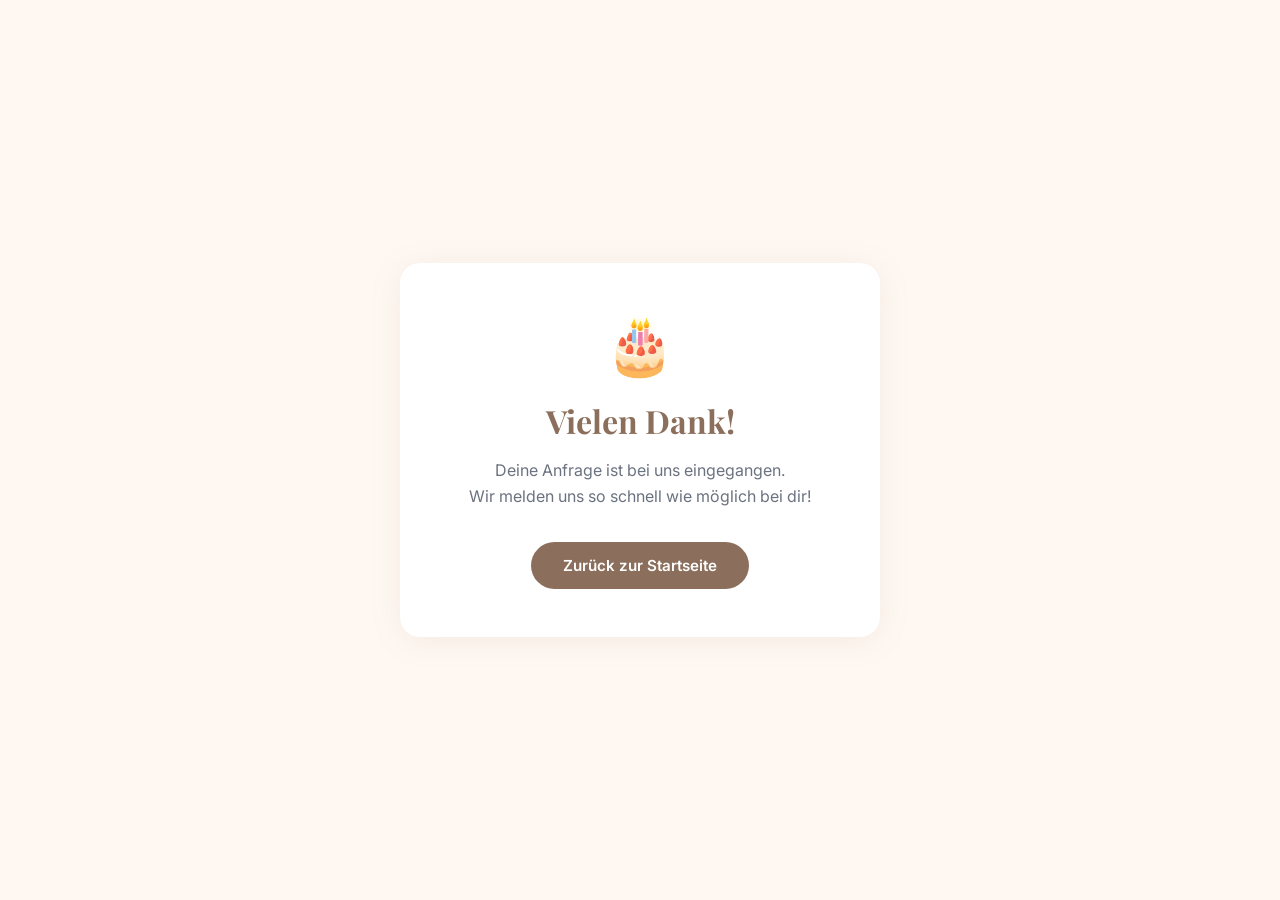
<file: danke.html>
<!DOCTYPE html>
<html lang="de">
<head>
    <meta charset="UTF-8">
    <meta name="viewport" content="width=device-width, initial-scale=1.0">
    <title>Danke – Hierl backt</title>
    <link rel="icon" type="image/x-icon" href="favicon.ico">
    <link href="https://fonts.googleapis.com/css2?family=Playfair+Display:wght@400;700&family=Inter:wght@400;500&display=swap" rel="stylesheet">
    <style>
        * { margin: 0; padding: 0; box-sizing: border-box; }
        body {
            font-family: 'Inter', sans-serif;
            background: #FFF8F2;
            min-height: 100vh;
            display: flex;
            align-items: center;
            justify-content: center;
            padding: 24px;
        }
        .card {
            background: white;
            border-radius: 20px;
            padding: 48px 40px;
            max-width: 480px;
            width: 100%;
            text-align: center;
            box-shadow: 0 4px 32px rgba(139,111,92,0.10);
        }
        .icon { font-size: 56px; margin-bottom: 20px; }
        h1 {
            font-family: 'Playfair Display', serif;
            font-size: 2rem;
            color: #8B6F5C;
            margin-bottom: 16px;
        }
        p {
            color: #6b7280;
            font-size: 1rem;
            line-height: 1.6;
            margin-bottom: 32px;
        }
        a {
            display: inline-block;
            background: #8B6F5C;
            color: white;
            padding: 14px 32px;
            border-radius: 50px;
            text-decoration: none;
            font-weight: 600;
            font-size: 0.95rem;
            transition: background 0.2s;
        }
        a:hover { background: #5C4D42; }
    </style>
</head>
<body>
    <div class="card">
        <div class="icon">🎂</div>
        <h1>Vielen Dank!</h1>
        <p>Deine Anfrage ist bei uns eingegangen.<br>Wir melden uns so schnell wie möglich bei dir!</p>
        <a href="https://hierlbackt.de">Zurück zur Startseite</a>
    </div>
</body>
</html>
</file>
